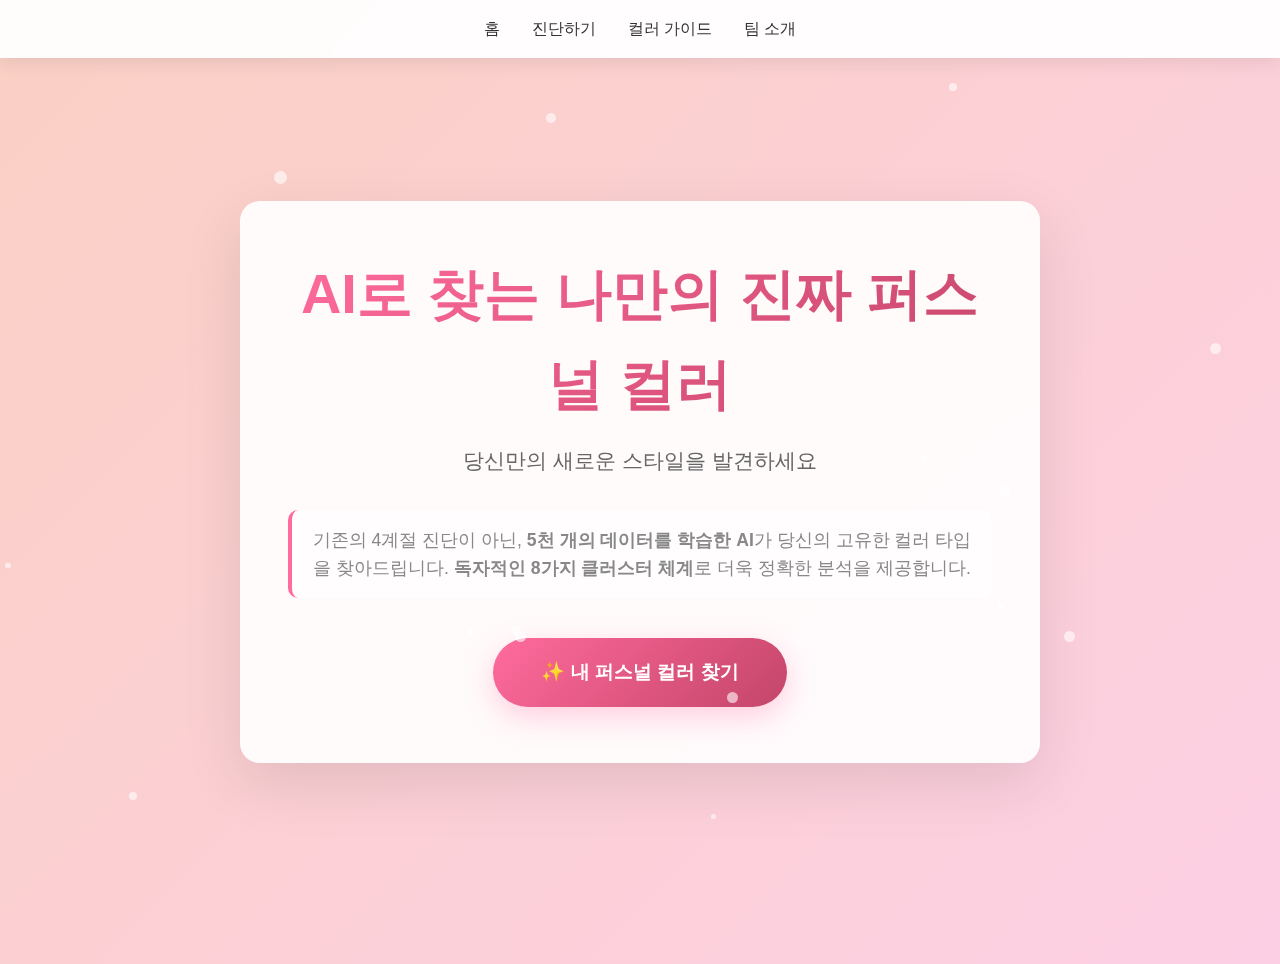
<file: beauty_advisor_webapp.html>
<!DOCTYPE html>
<html lang="ko">
<head>
    <meta charset="UTF-8">
    <meta name="viewport" content="width=device-width, initial-scale=1.0">
    <title>AI 퍼스널 컬러 어드바이저</title>
    <style>
        * {
            margin: 0;
            padding: 0;
            box-sizing: border-box;
        }

        body {
            font-family: 'Segoe UI', Tahoma, Geneva, Verdana, sans-serif;
            line-height: 1.6;
            color: #333;
            overflow-x: hidden;
        }

        /* 배경 그라데이션 애니메이션 */
        .animated-bg {
            background: linear-gradient(-45deg, #ff9a9e, #fecfef, #fecfef, #fad0c4);
            background-size: 400% 400%;
            animation: gradient 15s ease infinite;
            min-height: 100vh;
        }

        @keyframes gradient {
            0% { background-position: 0% 50%; }
            50% { background-position: 100% 50%; }
            100% { background-position: 0% 50%; }
        }

        /* 네비게이션 */
        nav {
            position: fixed;
            top: 0;
            width: 100%;
            padding: 1rem 2rem;
            background: rgba(255, 255, 255, 0.95);
            backdrop-filter: blur(10px);
            z-index: 1000;
            box-shadow: 0 2px 20px rgba(0,0,0,0.1);
        }

        nav ul {
            list-style: none;
            display: flex;
            justify-content: center;
            gap: 2rem;
        }

        nav a {
            text-decoration: none;
            color: #333;
            font-weight: 500;
            transition: color 0.3s ease;
        }

        nav a:hover {
            color: #ff6b9d;
        }

        /* 메인 컨테이너 */
        .container {
            max-width: 1200px;
            margin: 0 auto;
            padding: 0 2rem;
        }

        /* 히어로 섹션 */
        .hero {
            min-height: 100vh;
            display: flex;
            align-items: center;
            justify-content: center;
            text-align: center;
            position: relative;
        }

        .hero-content {
            background: rgba(255, 255, 255, 0.9);
            backdrop-filter: blur(20px);
            padding: 3rem;
            border-radius: 20px;
            box-shadow: 0 20px 60px rgba(0,0,0,0.1);
            max-width: 800px;
            transform: translateY(0);
            animation: fadeInUp 1s ease-out;
        }

        @keyframes fadeInUp {
            from {
                opacity: 0;
                transform: translateY(30px);
            }
            to {
                opacity: 1;
                transform: translateY(0);
            }
        }

        .hero h1 {
            font-size: 3.5rem;
            font-weight: 700;
            margin-bottom: 1rem;
            background: linear-gradient(135deg, #ff6b9d, #c44569);
            -webkit-background-clip: text;
            -webkit-text-fill-color: transparent;
            background-clip: text;
        }

        .hero .subtitle {
            font-size: 1.3rem;
            color: #666;
            margin-bottom: 2rem;
            line-height: 1.6;
        }

        .hero .description {
            font-size: 1.1rem;
            color: #888;
            margin-bottom: 2.5rem;
            padding: 1rem;
            background: rgba(255, 255, 255, 0.5);
            border-radius: 10px;
            border-left: 4px solid #ff6b9d;
        }

        /* CTA 버튼 */
        .cta-button {
            display: inline-block;
            padding: 1.2rem 3rem;
            background: linear-gradient(135deg, #ff6b9d, #c44569);
            color: white;
            text-decoration: none;
            border-radius: 50px;
            font-size: 1.2rem;
            font-weight: 600;
            transition: all 0.3s ease;
            box-shadow: 0 10px 30px rgba(255, 107, 157, 0.3);
            position: relative;
            overflow: hidden;
        }

        .cta-button:hover {
            transform: translateY(-3px);
            box-shadow: 0 15px 40px rgba(255, 107, 157, 0.4);
        }

        .cta-button:before {
            content: '';
            position: absolute;
            top: 0;
            left: -100%;
            width: 100%;
            height: 100%;
            background: linear-gradient(90deg, transparent, rgba(255,255,255,0.3), transparent);
            transition: left 0.5s;
        }

        .cta-button:hover:before {
            left: 100%;
        }

        /* 페이지 섹션들 */
        .page-section {
            display: none;
            min-height: 100vh;
            padding: 2rem 0;
        }

        .page-section.active {
            display: block;
        }

        /* 업로드 페이지 */
        .upload-section {
            max-width: 800px;
            margin: 0 auto;
            text-align: center;
            padding: 2rem;
        }

        .upload-area {
            border: 3px dashed #ff6b9d;
            border-radius: 20px;
            padding: 3rem;
            margin: 2rem 0;
            background: rgba(255, 255, 255, 0.9);
            transition: all 0.3s ease;
            cursor: pointer;
        }

        .upload-area:hover {
            border-color: #c44569;
            background: rgba(255, 255, 255, 1);
            transform: translateY(-5px);
            box-shadow: 0 15px 30px rgba(0,0,0,0.1);
        }

        .upload-icon {
            font-size: 4rem;
            color: #ff6b9d;
            margin-bottom: 1rem;
        }

        .guidelines {
            display: grid;
            grid-template-columns: repeat(auto-fit, minmax(250px, 1fr));
            gap: 1.5rem;
            margin: 2rem 0;
        }

        .guideline-item {
            background: rgba(255, 255, 255, 0.9);
            padding: 1.5rem;
            border-radius: 15px;
            box-shadow: 0 5px 15px rgba(0,0,0,0.1);
            transition: transform 0.3s ease;
        }

        .guideline-item:hover {
            transform: translateY(-5px);
        }

        .guideline-icon {
            font-size: 2rem;
            margin-bottom: 1rem;
        }

        /* 로딩 페이지 */
        .loading-section {
            text-align: center;
            display: flex;
            flex-direction: column;
            justify-content: center;
            align-items: center;
            min-height: 100vh;
        }

        .loading-spinner {
            width: 100px;
            height: 100px;
            border: 8px solid rgba(255, 107, 157, 0.1);
            border-top: 8px solid #ff6b9d;
            border-radius: 50%;
            animation: spin 1s linear infinite;
            margin-bottom: 2rem;
        }

        @keyframes spin {
            0% { transform: rotate(0deg); }
            100% { transform: rotate(360deg); }
        }

        .loading-steps {
            background: rgba(255, 255, 255, 0.9);
            padding: 2rem;
            border-radius: 15px;
            margin: 2rem 0;
            max-width: 500px;
        }

        .loading-step {
            padding: 0.5rem 0;
            opacity: 0.3;
            transition: opacity 0.5s ease;
        }

        .loading-step.active {
            opacity: 1;
            color: #ff6b9d;
            font-weight: 600;
        }

        /* 결과 페이지 */
        .result-section {
            max-width: 1000px;
            margin: 0 auto;
            padding: 2rem;
        }

        .result-header {
            text-align: center;
            margin-bottom: 3rem;
            background: rgba(255, 255, 255, 0.9);
            padding: 2rem;
            border-radius: 20px;
        }

        .result-grid {
            display: grid;
            grid-template-columns: 1fr 1fr;
            gap: 2rem;
            margin-bottom: 3rem;
        }

        .photo-container, .result-info {
            background: rgba(255, 255, 255, 0.9);
            padding: 2rem;
            border-radius: 15px;
            box-shadow: 0 10px 30px rgba(0,0,0,0.1);
        }

        .color-palette {
            display: flex;
            gap: 1rem;
            margin: 1rem 0;
            justify-content: center;
        }

        .color-swatch {
            width: 50px;
            height: 50px;
            border-radius: 50%;
            box-shadow: 0 5px 15px rgba(0,0,0,0.2);
            transition: transform 0.3s ease;
            cursor: pointer;
        }

        .color-swatch:hover {
            transform: scale(1.1);
        }

        .virtual-styling {
            background: rgba(255, 255, 255, 0.9);
            padding: 2rem;
            border-radius: 15px;
            margin: 2rem 0;
        }

        .styling-tabs {
            display: flex;
            gap: 1rem;
            margin-bottom: 2rem;
            justify-content: center;
        }

        .tab-button {
            padding: 0.8rem 1.5rem;
            background: rgba(255, 107, 157, 0.1);
            border: none;
            border-radius: 25px;
            cursor: pointer;
            transition: all 0.3s ease;
            font-weight: 500;
        }

        .tab-button.active {
            background: #ff6b9d;
            color: white;
        }

        /* 웹캠 모달 스타일 */
        .modal {
            display: none; /* Hidden by default */
            position: fixed; /* Stay in place */
            z-index: 2000; /* Sit on top */
            left: 0;
            top: 0;
            width: 100%; /* Full width */
            height: 100%; /* Full height */
            overflow: auto; /* Enable scroll if needed */
            background-color: rgba(0,0,0,0.6); /* Black w/ opacity */
        }

        .modal-content {
            background-color: #fefefe;
            margin: 10% auto;
            padding: 20px;
            border: 1px solid #888;
            width: 80%;
            max-width: 600px;
            border-radius: 15px;
            text-align: center;
            position: relative;
            animation: zoomIn 0.3s;
        }

        @keyframes zoomIn {
            from { transform: scale(0.5); opacity: 0; }
            to { transform: scale(1); opacity: 1; }
        }

        .close-button {
            position: absolute;
            top: 10px;
            right: 25px;
            color: #aaa;
            font-size: 32px;
            font-weight: bold;
            cursor: pointer;
        }

        .close-button:hover,
        .close-button:focus {
            color: black;
            text-decoration: none;
        }

        /* 반응형 디자인 */
        @media (max-width: 768px) {
            .hero h1 {
                font-size: 2.5rem;
            }
            
            .hero-content {
                padding: 2rem;
                margin: 1rem;
            }
            
            .result-grid {
                grid-template-columns: 1fr;
            }
            
            nav ul {
                gap: 1rem;
            }
            
            .guidelines {
                grid-template-columns: 1fr;
            }
        }

        /* 플로팅 파티클 효과 */
        .particle {
            position: absolute;
            background: rgba(255, 255, 255, 0.6);
            border-radius: 50%;
            pointer-events: none;
            animation: float 6s ease-in-out infinite;
        }

        @keyframes float {
            0%, 100% { transform: translateY(0px) rotate(0deg); }
            50% { transform: translateY(-20px) rotate(180deg); }
        }
    </style>
</head>
<body>
    <div class="animated-bg">
        <!-- 네비게이션 -->
        <nav>
            <ul>
                <li><a href="#" onclick="showPage('home')">홈</a></li>
                <li><a href="#" onclick="showPage('upload')">진단하기</a></li>
                <li><a href="#" onclick="showPage('guide')">컬러 가이드</a></li>
                <li><a href="#" onclick="showPage('about')">팀 소개</a></li>
            </ul>
        </nav>

        <!-- 메인 랜딩 페이지 -->
        <div id="home" class="page-section active">
            <div class="hero">
                <div class="hero-content">
                    <h1>AI로 찾는 나만의 진짜 퍼스널 컬러</h1>
                    <p class="subtitle">당신만의 새로운 스타일을 발견하세요</p>
                    <div class="description">
                        기존의 4계절 진단이 아닌, <strong>5천 개의 데이터를 학습한 AI</strong>가 
                        당신의 고유한 컬러 타입을 찾아드립니다. 
                        <strong>독자적인 8가지 클러스터 체계</strong>로 더욱 정확한 분석을 제공합니다.
                    </div>
                    <a href="#" class="cta-button" onclick="showPage('upload')">
                        ✨ 내 퍼스널 컬러 찾기
                    </a>
                </div>
            </div>
        </div>

        <!-- 사진 업로드 페이지 -->
        <div id="upload" class="page-section">
            <div class="container">
                <div class="upload-section">
                    <h2 style="font-size: 2.5rem; margin-bottom: 1rem; color: #333;">📸 사진 업로드</h2>
                    <p style="font-size: 1.2rem; color: #666; margin-bottom: 2rem;">정확한 진단을 위해 좋은 품질의 사진을 업로드해주세요</p>
                    
                    <div style="display: flex; gap: 1rem; justify-content: center; flex-wrap: wrap;">
                        <div class="upload-area" style="flex: 1; min-width: 250px;" onclick="document.getElementById('fileInput').click()">
                            <div class="upload-icon">📁</div>
                            <h4>파일에서 선택</h4>
                            <p style="font-size: 0.9rem;">클릭하거나 파일을 드래그</p>
                            <input type="file" id="fileInput" accept="image/*" style="display: none;" onchange="handleFileSelect(event)">
                        </div>
                        <div class="upload-area" style="flex: 1; min-width: 250px;" onclick="openWebcam()">
                            <div class="upload-icon">📸</div>
                            <h4>카메라로 촬영</h4>
                            <p style="font-size: 0.9rem;">실시간으로 사진 찍기</p>
                        </div>
                    </div>

                    <div id="uploadPreview" style="margin-top: 2rem;"></div>

                    <div class="guidelines">
                        <div class="guideline-item">
                            <div class="guideline-icon">👤</div>
                            <h4>정면을 바라본 얼굴</h4>
                            <p>얼굴이 정면을 향하고 있는 사진을 사용해주세요</p>
                        </div>
                        <div class="guideline-item">
                            <div class="guideline-icon">☀️</div>
                            <h4>자연광 촬영</h4>
                            <p>그림자 없는 자연광 아래에서 촬영된 사진이 좋습니다</p>
                        </div>
                        <div class="guideline-item">
                            <div class="guideline-icon">💄</div>
                            <h4>과도한 메이크업 금지</h4>
                            <p>자연스러운 피부색이 보이는 사진을 권장합니다</p>
                        </div>
                        <div class="guideline-item">
                            <div class="guideline-icon">👓</div>
                            <h4>안경과 모자 제거</h4>
                            <p>얼굴과 피부색이 잘 보이도록 해주세요</p>
                        </div>
                    </div>

                    <button id="analyzeBtn" class="cta-button" style="display: none;" onclick="startAnalysis()">
                        🔍 분석하기
                    </button>
                </div>
            </div>
        </div>

        <!-- 분석 중 로딩 페이지 -->
        <div id="loading" class="page-section">
            <div class="loading-section">
                <div class="loading-spinner"></div>
                <h2 style="color: #333; margin-bottom: 1rem;">AI가 당신의 퍼스널 컬러를 분석하고 있습니다</h2>
                
                <div class="loading-steps">
                    <div class="loading-step" id="step1">📊 얼굴 영역을 찾고 있어요...</div>
                    <div class="loading-step" id="step2">🎨 피부톤을 정밀하게 분석 중입니다...</div>
                    <div class="loading-step" id="step3">🌈 나만의 컬러 팔레트를 생성하고 있어요...</div>
                    <div class="loading-step" id="step4">✨ 맞춤형 스타일링 가이드를 준비하고 있어요...</div>
                </div>

                <div style="background: rgba(255, 255, 255, 0.9); padding: 1.5rem; border-radius: 10px; margin-top: 2rem; max-width: 400px;">
                    <p style="color: #666; font-style: italic;">💡 알고 계셨나요?</p>
                    <p style="margin-top: 0.5rem;">사람의 피부에는 수만 가지의 색이 있답니다. AI가 이 모든 것을 종합적으로 분석해드려요!</p>
                </div>
            </div>
        </div>

        <!-- 분석 결과 페이지 -->
        <div id="result" class="page-section">
            <div class="result-section">
                <div class="result-header">
                    <h2 style="font-size: 2.5rem; margin-bottom: 1rem; color: #333;">🎉 분석 결과</h2>
                    <p style="font-size: 1.2rem; color: #666;">당신만의 특별한 퍼스널 컬러를 발견했습니다!</p>
                </div>

                <div class="result-grid">
                    <div class="photo-container">
                        <h3>업로드한 사진</h3>
                        <div id="uploadedPhoto" style="width: 100%; height: 300px; background: #f0f0f0; border-radius: 10px; display: flex; align-items: center; justify-content: center; color: #999;">
                            사진이 여기에 표시됩니다
                        </div>
                    </div>
                    <div class="result-info">
                        <h3>당신의 타입은</h3>
                        <h2 style="color: #ff6b9d; font-size: 2rem; margin: 1rem 0;"></h2>
                        <p></p>
                        <div class="color-palette">
                        </div>
                    </div>
                </div>

                <div class="virtual-styling">
                    <h3 style="text-align: center; margin-bottom: 2rem;">가상 스타일링 체험</h3>
                    <div class="styling-tabs">
                        <button class="tab-button active" onclick="switchTab('hair')">헤어 컬러</button>
                        <button class="tab-button" onclick="switchTab('lip')">립 컬러</button>
                        <button class="tab-button" onclick="switchTab('lens')">렌즈 컬러</button>
                    </div>
                    
                    <div id="hairColors" class="color-options">
                        <div class="color-palette">
                            <div class="color-swatch" style="background: #8B4513;" onclick="applyColor('hair', '#8B4513')"></div>
                            <div class="color-swatch" style="background: #D2691E;" onclick="applyColor('hair', '#D2691E')"></div>
                            <div class="color-swatch" style="background: #CD853F;" onclick="applyColor('hair', '#CD853F')"></div>
                            <div class="color-swatch" style="background: #F4A460;" onclick="applyColor('hair', '#F4A460')"></div>
                            <div class="color-swatch" style="background: #DEB887;" onclick="applyColor('hair', '#DEB887')"></div>
                        </div>
                    </div>
                </div>

                <div style="text-align: center; margin-top: 3rem;">
                    <button class="cta-button" onclick="saveResult()">📄 결과 저장하기</button>
                    <button class="cta-button" onclick="shareResult()" style="margin-left: 1rem;">📱 공유하기</button>
                </div>
            </div>
        </div>
    </div>

    <!-- 웹캠 촬영 모달 -->
    <div id="webcamModal" class="modal">
        <div class="modal-content">
            <span class="close-button" onclick="closeWebcam()">&times;</span>
            <h3 style="margin-bottom: 1rem;">카메라 촬영</h3>
            <video id="webcamVideo" autoplay style="width: 100%; max-width: 500px; border-radius: 10px;"></video>
            <br>
            <button onclick="takeSnapshot()" class="cta-button" style="margin-top: 1rem;">찰칵! 촬영하기</button>
        </div>
    </div>

    <script>
        // Global variable to hold the file for analysis
        let fileForAnalysis = null;

        // 페이지 전환 함수
        function showPage(pageId) {
            const pages = document.querySelectorAll('.page-section');
            pages.forEach(page => page.classList.remove('active'));
            document.getElementById(pageId).classList.add('active');
            // Stop webcam if user navigates away from upload page
            if (pageId !== 'upload') {
                closeWebcam();
            }
        }

        // 파일 선택 처리
        function handleFileSelect(event) {
            const file = event.target.files[0];
            if (file) {
                displayAndSetFile(file);
            }
        }

        // 공통 함수: 파일 받아서 화면에 표시하고 분석용으로 설정
        function displayAndSetFile(file) {
            fileForAnalysis = file;
            const reader = new FileReader();
            reader.onload = function(e) {
                const previewContainer = document.getElementById('uploadPreview');
                previewContainer.innerHTML = `<img src="${e.target.result}" style="max-width: 100%; max-height: 200px; border-radius: 10px; margin-top: 1rem;">`;
                
                // 결과 페이지의 사진 컨테이너도 미리 업데이트
                document.getElementById('uploadedPhoto').innerHTML = `<img src="${e.target.result}" style="width: 100%; height: 100%; object-fit: cover; border-radius: 10px;">`;
            };
            reader.readAsDataURL(file);
            document.getElementById('analyzeBtn').style.display = 'inline-block';
        }

        // 분석 시작
        async function startAnalysis() {
            if (!fileForAnalysis) {
                alert("먼저 사진을 선택하거나 촬영해주세요.");
                return;
            }

            showPage('loading');
            
            // 로딩 애니메이션 단계 활성화
            const steps = ['step1', 'step2', 'step3', 'step4'];
            let currentStep = 0;
            const progressInterval = setInterval(() => {
                if (currentStep < steps.length) {
                    document.getElementById(steps[currentStep]).classList.add('active');
                    currentStep++;
                } else {
                    clearInterval(progressInterval);
                }
            }, 1000);

            // 백엔드 통신
            const formData = new FormData();
            formData.append('file', fileForAnalysis);

            try {
                const response = await fetch('/analyze', {
                    method: 'POST',
                    body: formData
                });

                if (!response.ok) {
                    throw new Error(`HTTP error! status: ${response.status}`);
                }

                const data = await response.json();
                
                // 백엔드에서 받은 데이터로 결과 페이지 업데이트
                document.querySelector('#result .result-info h2').textContent = `${data.personal_color_type} ✨`;
                document.querySelector('#result .result-info p').textContent = data.type_description;
                
                const paletteContainer = document.querySelector('#result .color-palette');
                paletteContainer.innerHTML = ''; // 기존 스와치 제거
                data.palette.forEach(color => {
                    const swatch = document.createElement('div');
                    swatch.className = 'color-swatch';
                    swatch.style.background = color;
                    paletteContainer.appendChild(swatch);
                });

                // 최종 업로드된 이미지 URL로 결과 페이지 사진 업데이트
                document.getElementById('uploadedPhoto').innerHTML = `<img src="${data.uploaded_image_url}" style="width: 100%; height: 100%; object-fit: cover; border-radius: 10px;">`;

                clearInterval(progressInterval);
                showPage('result');

            } catch (error) {
                console.error('Analysis failed:', error);
                alert('분석에 실패했습니다. 다시 시도해주세요.');
                clearInterval(progressInterval);
                showPage('upload'); // 오류 발생 시 업로드 페이지로 복귀
            }
        }
        
        // --- 웹캠 기능 ---
        const modal = document.getElementById('webcamModal');
        const video = document.getElementById('webcamVideo');
        let stream = null;

        async function openWebcam() {
            try {
                stream = await navigator.mediaDevices.getUserMedia({ video: true });
                video.srcObject = stream;
                modal.style.display = 'block';
            } catch (err) {
                console.error("Error accessing webcam: ", err);
                alert("카메라에 접근할 수 없습니다. 브라우저 설정을 확인해주세요.");
            }
        }

        function closeWebcam() {
            if (stream) {
                stream.getTracks().forEach(track => track.stop());
            }
            modal.style.display = 'none';
        }

        function takeSnapshot() {
            const canvas = document.createElement('canvas');
            canvas.width = video.videoWidth;
            canvas.height = video.videoHeight;
            const context = canvas.getContext('2d');
            context.drawImage(video, 0, 0, canvas.width, canvas.height);
            
            closeWebcam();

            canvas.toBlob(function(blob) {
                const timestamp = new Date().getTime();
                const snapshotFile = new File([blob], `snapshot_${timestamp}.jpg`, { type: 'image/jpeg' });
                displayAndSetFile(snapshotFile);
            }, 'image/jpeg');
        }

        // --- 기타 유틸리티 함수 ---

        // 탭 전환
        function switchTab(tabName) {
            const buttons = document.querySelectorAll('.tab-button');
            buttons.forEach(btn => btn.classList.remove('active'));
            event.target.classList.add('active');
            // 여기에 각 탭에 맞는 컬러 옵션을 보여주는 로직 추가
        }

        // 색상 적용 (시뮬레이션)
        function applyColor(type, color) {
            console.log(`Applying ${color} to ${type}`);
            alert(`${type}에 ${color} 색상을 적용합니다. (실제 구현에서는 가상 스타일링 이미지를 보여줍니다)`);
        }

        // 결과 저장 (시뮬레이션)
        function saveResult() {
            alert('결과가 저장되었습니다! (실제 구현에서는 PDF 다운로드 등)');
        }

        // 결과 공유 (시뮬레이션)
        function shareResult() {
            alert('소셜 미디어 공유 기능 (실제 구현에서는 카카오톡, 인스타그램 등)');
        }

        // 드래그 앤 드롭 지원
        const uploadAreaContainer = document.querySelector('.upload-section');
        
        uploadAreaContainer.addEventListener('dragover', (e) => {
            e.preventDefault();
            e.stopPropagation();
        });

        uploadAreaContainer.addEventListener('dragleave', (e) => {
            e.preventDefault();
            e.stopPropagation();
        });

        uploadAreaContainer.addEventListener('drop', (e) => {
            e.preventDefault();
            e.stopPropagation();
            const files = e.dataTransfer.files;
            if (files.length > 0) {
                displayAndSetFile(files[0]);
            }
        });

        // 파티클 효과 생성
        function createParticles() {
            const container = document.querySelector('.animated-bg');
            for (let i = 0; i < 20; i++) {
                const particle = document.createElement('div');
                particle.className = 'particle';
                particle.style.left = Math.random() * 100 + '%';
                particle.style.top = Math.random() * 100 + '%';
                particle.style.width = Math.random() * 10 + 5 + 'px';
                particle.style.height = particle.style.width;
                particle.style.animationDelay = Math.random() * 6 + 's';
                particle.style.animationDuration = (Math.random() * 3 + 3) + 's';
                container.appendChild(particle);
            }
        }

        window.addEventListener('load', createParticles);
    </script>
</body>
</html>
</file>
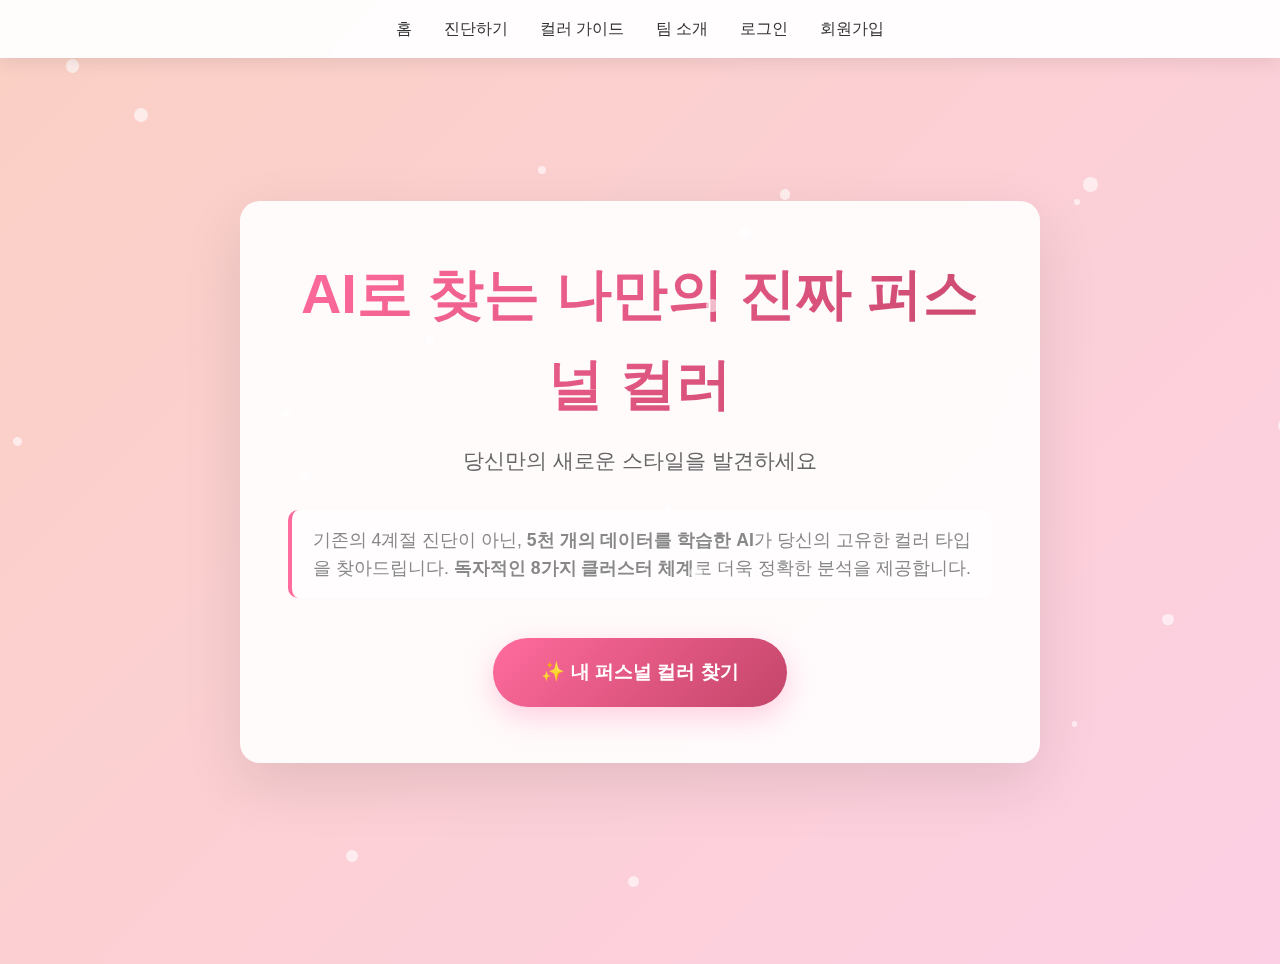
<file: updated beauty_advisor_webapp.html>
<!DOCTYPE html>
<html lang="ko">
<head>
    <meta charset="UTF-8">
    <meta name="viewport" content="width=device-width, initial-scale=1.0">
    <title>AI 퍼스널 컬러 어드바이저</title>
    <style>
        * {
            margin: 0;
            padding: 0;
            box-sizing: border-box;
        }

        body {
            font-family: 'Segoe UI', Tahoma, Geneva, Verdana, sans-serif;
            line-height: 1.6;
            color: #333;
            overflow-x: hidden;
        }

        /* 배경 그라데이션 애니메이션 */
        .animated-bg {
            background: linear-gradient(-45deg, #ff9a9e, #fecfef, #fecfef, #fad0c4);
            background-size: 400% 400%;
            animation: gradient 15s ease infinite;
            min-height: 100vh;
        }

        @keyframes gradient {
            0% { background-position: 0% 50%; }
            50% { background-position: 100% 50%; }
            100% { background-position: 0% 50%; }
        }

        /* 네비게이션 */
        nav {
            position: fixed;
            top: 0;
            width: 100%;
            padding: 1rem 2rem;
            background: rgba(255, 255, 255, 0.95);
            backdrop-filter: blur(10px);
            z-index: 1000;
            box-shadow: 0 2px 20px rgba(0,0,0,0.1);
        }

        nav ul {
            list-style: none;
            display: flex;
            justify-content: center;
            gap: 2rem;
        }

        nav a {
            text-decoration: none;
            color: #333;
            font-weight: 500;
            transition: color 0.3s ease;
        }

        nav a:hover {
            color: #ff6b9d;
        }

        /* 메인 컨테이너 */
        .container {
            max-width: 1200px;
            margin: 0 auto;
            padding: 0 2rem;
        }

        /* 히어로 섹션 */
        .hero {
            min-height: 100vh;
            display: flex;
            align-items: center;
            justify-content: center;
            text-align: center;
            position: relative;
        }

        .hero-content {
            background: rgba(255, 255, 255, 0.9);
            backdrop-filter: blur(20px);
            padding: 3rem;
            border-radius: 20px;
            box-shadow: 0 20px 60px rgba(0,0,0,0.1);
            max-width: 800px;
            transform: translateY(0);
            animation: fadeInUp 1s ease-out;
        }

        @keyframes fadeInUp {
            from {
                opacity: 0;
                transform: translateY(30px);
            }
            to {
                opacity: 1;
                transform: translateY(0);
            }
        }

        .hero h1 {
            font-size: 3.5rem;
            font-weight: 700;
            margin-bottom: 1rem;
            background: linear-gradient(135deg, #ff6b9d, #c44569);
            -webkit-background-clip: text;
            -webkit-text-fill-color: transparent;
            background-clip: text;
        }

        .hero .subtitle {
            font-size: 1.3rem;
            color: #666;
            margin-bottom: 2rem;
            line-height: 1.6;
        }

        .hero .description {
            font-size: 1.1rem;
            color: #888;
            margin-bottom: 2.5rem;
            padding: 1rem;
            background: rgba(255, 255, 255, 0.5);
            border-radius: 10px;
            border-left: 4px solid #ff6b9d;
        }

        /* CTA 버튼 */
        .cta-button {
            display: inline-block;
            padding: 1.2rem 3rem;
            background: linear-gradient(135deg, #ff6b9d, #c44569);
            color: white;
            text-decoration: none;
            border-radius: 50px;
            font-size: 1.2rem;
            font-weight: 600;
            transition: all 0.3s ease;
            box-shadow: 0 10px 30px rgba(255, 107, 157, 0.3);
            position: relative;
            overflow: hidden;
        }

        .cta-button:hover {
            transform: translateY(-3px);
            box-shadow: 0 15px 40px rgba(255, 107, 157, 0.4);
        }

        .cta-button:before {
            content: '';
            position: absolute;
            top: 0;
            left: -100%;
            width: 100%;
            height: 100%;
            background: linear-gradient(90deg, transparent, rgba(255,255,255,0.3), transparent);
            transition: left 0.5s;
        }

        .cta-button:hover:before {
            left: 100%;
        }

        /* 페이지 섹션들 */
        .page-section {
            display: none;
            min-height: 100vh;
            padding: 2rem 0;
        }

        .page-section.active {
            display: block;
        }

        /* 업로드 페이지 */
        .upload-section {
            max-width: 800px;
            margin: 0 auto;
            text-align: center;
            padding: 2rem;
        }

        .upload-area {
            border: 3px dashed #ff6b9d;
            border-radius: 20px;
            padding: 3rem;
            margin: 2rem 0;
            background: rgba(255, 255, 255, 0.9);
            transition: all 0.3s ease;
            cursor: pointer;
        }

        .upload-area:hover {
            border-color: #c44569;
            background: rgba(255, 255, 255, 1);
            transform: translateY(-5px);
            box-shadow: 0 15px 30px rgba(0,0,0,0.1);
        }

        .upload-icon {
            font-size: 4rem;
            color: #ff6b9d;
            margin-bottom: 1rem;
        }

        .guidelines {
            display: grid;
            grid-template-columns: repeat(auto-fit, minmax(250px, 1fr));
            gap: 1.5rem;
            margin: 2rem 0;
        }

        .guideline-item {
            background: rgba(255, 255, 255, 0.9);
            padding: 1.5rem;
            border-radius: 15px;
            box-shadow: 0 5px 15px rgba(0,0,0,0.1);
            transition: transform 0.3s ease;
        }

        .guideline-item:hover {
            transform: translateY(-5px);
        }

        .guideline-icon {
            font-size: 2rem;
            margin-bottom: 1rem;
        }

        /* 로딩 페이지 */
        .loading-section {
            text-align: center;
            display: flex;
            flex-direction: column;
            justify-content: center;
            align-items: center;
            min-height: 100vh;
        }

        .loading-spinner {
            width: 100px;
            height: 100px;
            border: 8px solid rgba(255, 107, 157, 0.1);
            border-top: 8px solid #ff6b9d;
            border-radius: 50%;
            animation: spin 1s linear infinite;
            margin-bottom: 2rem;
        }

        @keyframes spin {
            0% { transform: rotate(0deg); }
            100% { transform: rotate(360deg); }
        }

        .loading-steps {
            background: rgba(255, 255, 255, 0.9);
            padding: 2rem;
            border-radius: 15px;
            margin: 2rem 0;
            max-width: 500px;
        }

        .loading-step {
            padding: 0.5rem 0;
            opacity: 0.3;
            transition: opacity 0.5s ease;
        }

        .loading-step.active {
            opacity: 1;
            color: #ff6b9d;
            font-weight: 600;
        }

        /* 결과 페이지 */
        .result-section {
            max-width: 1000px;
            margin: 0 auto;
            padding: 2rem;
        }

        .result-header {
            text-align: center;
            margin-bottom: 3rem;
            background: rgba(255, 255, 255, 0.9);
            padding: 2rem;
            border-radius: 20px;
        }

        .result-grid {
            display: grid;
            grid-template-columns: 1fr 1fr;
            gap: 2rem;
            margin-bottom: 3rem;
        }

        .photo-container, .result-info {
            background: rgba(255, 255, 255, 0.9);
            padding: 2rem;
            border-radius: 15px;
            box-shadow: 0 10px 30px rgba(0,0,0,0.1);
        }

        .color-palette {
            display: flex;
            gap: 1rem;
            margin: 1rem 0;
            justify-content: center;
        }

        .color-swatch {
            width: 50px;
            height: 50px;
            border-radius: 50%;
            box-shadow: 0 5px 15px rgba(0,0,0,0.2);
            transition: transform 0.3s ease;
            cursor: pointer;
        }

        .color-swatch:hover {
            transform: scale(1.1);
        }

        .virtual-styling {
            background: rgba(255, 255, 255, 0.9);
            padding: 2rem;
            border-radius: 15px;
            margin: 2rem 0;
        }

        .styling-tabs {
            display: flex;
            gap: 1rem;
            margin-bottom: 2rem;
            justify-content: center;
        }

        .tab-button {
            padding: 0.8rem 1.5rem;
            background: rgba(255, 107, 157, 0.1);
            border: none;
            border-radius: 25px;
            cursor: pointer;
            transition: all 0.3s ease;
            font-weight: 500;
        }

        .tab-button.active {
            background: #ff6b9d;
            color: white;
        }

        /* 웹캠 모달 스타일 */
        .modal {
            display: none; /* Hidden by default */
            position: fixed; /* Stay in place */
            z-index: 2000; /* Sit on top */
            left: 0;
            top: 0;
            width: 100%; /* Full width */
            height: 100%; /* Full height */
            overflow: auto; /* Enable scroll if needed */
            background-color: rgba(0,0,0,0.6); /* Black w/ opacity */
        }

        .modal-content {
            background-color: #fefefe;
            margin: 10% auto;
            padding: 20px;
            border: 1px solid #888;
            width: 80%;
            max-width: 600px;
            border-radius: 15px;
            text-align: center;
            position: relative;
            animation: zoomIn 0.3s;
        }

        @keyframes zoomIn {
            from { transform: scale(0.5); opacity: 0; }
            to { transform: scale(1); opacity: 1; }
        }

        .close-button {
            position: absolute;
            top: 10px;
            right: 25px;
            color: #aaa;
            font-size: 32px;
            font-weight: bold;
            cursor: pointer;
        }

        .close-button:hover,
        .close-button:focus {
            color: black;
            text-decoration: none;
        }

        /* 반응형 디자인 */
        @media (max-width: 768px) {
            .hero h1 {
                font-size: 2.5rem;
            }
            
            .hero-content {
                padding: 2rem;
                margin: 1rem;
            }
            
            .result-grid {
                grid-template-columns: 1fr;
            }
            
            nav ul {
                gap: 1rem;
            }
            
            .guidelines {
                grid-template-columns: 1fr;
            }
        }

        /* 플로팅 파티클 효과 */
        .particle {
            position: absolute;
            background: rgba(255, 255, 255, 0.6);
            border-radius: 50%;
            pointer-events: none;
            animation: float 6s ease-in-out infinite;
        }

        @keyframes float {
            0%, 100% { transform: translateY(0px) rotate(0deg); }
            50% { transform: translateY(-20px) rotate(180deg); }
        }
    </style>
</head>
<body>
    <div class="animated-bg">
        <!-- 네비게이션 -->
        <nav>
            <ul>
                <li><a href="#" onclick="showPage('home')">홈</a></li>
                <li><a href="#" onclick="showPage('upload')">진단하기</a></li>
                <li><a href="#" onclick="showPage('guide')">컬러 가이드</a></li>
                <li><a href="#" onclick="showPage('about')">팀 소개</a></li>
                <li><a href="#" onclick="showLoginModal()">로그인</a></li>
                <li><a href="#" onclick="showSignupModal()">회원가입</a></li>
            </ul>
        </nav>
        <!-- 로그인 모달 -->
        <div id="loginModal" class="modal">
            <div class="modal-content">
                <span class="close-button" onclick="closeLoginModal()">&times;</span>
                <h3>로그인</h3>
                <br>
                <input type="text" placeholder="아이디" style="margin-bottom:1rem; width:80%; padding:0.5rem;">
                <input type="password" placeholder="비밀번호" style="margin-bottom:1rem; width:80%; padding:0.5rem;">
                <button class="cta-button" style="width:80%;" onclick="loginUser()">로그인</button>
            </div>
        </div>
        <!-- 회원가입 모달 -->
        <div id="signupModal" class="modal">
            <div class="modal-content">
                <span class="close-button" onclick="closeSignupModal()">&times;</span>
                <h3>회원가입</h3>
                <br>
                <input type="text" placeholder="아이디" style="margin-bottom:1rem; width:80%; padding:0.5rem;">
                <input type="password" placeholder="비밀번호" style="margin-bottom:1rem; width:80%; padding:0.5rem;">
                <input type="email" placeholder="이메일" style="margin-bottom:1rem; width:80%; padding:0.5rem;">
                <div style="margin-bottom:1rem; width:80%; text-align:left; margin:auto;">
                    <span style="margin-right:1rem;">성별:</span>
                    <label>
                        <input type="radio" name="sex" value="male" style="margin-right:0.5rem;"> 남성
                    </label>
                    <label style="margin-left:1rem;">
                        <input type="radio" name="sex" value="female" style="margin-right:0.5rem;"> 여성
                    </label>
                </div>
                <br>
                <button class="cta-button" style="width:80%;" onclick="signupUser()">회원가입</button>
            </div>
        </div>

        <div id="profileModal" class="modal">
        <div class="modal-content">
            <span class="close-button" onclick="closeProfile()">&times;</span>
            <h3>👤 사용자 정보</h3>
            <div id="profileContent" style="margin-top: 1rem;"></div>
        </div>
        </div>

        <!-- 메인 랜딩 페이지 -->
        <div id="home" class="page-section active">
            <div class="hero">
                <div class="hero-content">
                    <h1>AI로 찾는 나만의 진짜 퍼스널 컬러</h1>
                    <p class="subtitle">당신만의 새로운 스타일을 발견하세요</p>
                    <div class="description">
                        기존의 4계절 진단이 아닌, <strong>5천 개의 데이터를 학습한 AI</strong>가 
                        당신의 고유한 컬러 타입을 찾아드립니다. 
                        <strong>독자적인 8가지 클러스터 체계</strong>로 더욱 정확한 분석을 제공합니다.
                    </div>
                    <a href="#" class="cta-button" onclick="showPage('upload')">
                        ✨ 내 퍼스널 컬러 찾기
                    </a>
                </div>
            </div>
        </div>

        <!-- 사진 업로드 페이지 -->
        <div id="upload" class="page-section">
            <div class="container">
                <div class="upload-section">
                    <h2 style="font-size: 2.5rem; margin-bottom: 1rem; color: #333;">📸 사진 업로드</h2>
                    <p style="font-size: 1.2rem; color: #666; margin-bottom: 2rem;">정확한 진단을 위해 좋은 품질의 사진을 업로드해주세요</p>
                    
                    <div style="display: flex; gap: 1rem; justify-content: center; flex-wrap: wrap;">
                        <div class="upload-area" style="flex: 1; min-width: 250px;" onclick="document.getElementById('fileInput').click()">
                            <div class="upload-icon">📁</div>
                            <h4>파일에서 선택</h4>
                            <p style="font-size: 0.9rem;">클릭하거나 파일을 드래그</p>
                            <input type="file" id="fileInput" accept="image/*" style="display: none;" onchange="handleFileSelect(event)">
                        </div>
                        <div class="upload-area" style="flex: 1; min-width: 250px;" onclick="openWebcam()">
                            <div class="upload-icon">📸</div>
                            <h4>카메라로 촬영</h4>
                            <p style="font-size: 0.9rem;">실시간으로 사진 찍기</p>
                        </div>
                    </div>

                    <div id="uploadPreview" style="margin-top: 2rem;"></div>

                    <div class="guidelines">
                        <div class="guideline-item">
                            <div class="guideline-icon">👤</div>
                            <h4>정면을 바라본 얼굴</h4>
                            <p>얼굴이 정면을 향하고 있는 사진을 사용해주세요</p>
                        </div>
                        <div class="guideline-item">
                            <div class="guideline-icon">☀️</div>
                            <h4>자연광 촬영</h4>
                            <p>그림자 없는 자연광 아래에서 촬영된 사진이 좋습니다</p>
                        </div>
                        <div class="guideline-item">
                            <div class="guideline-icon">💄</div>
                            <h4>과도한 메이크업 금지</h4>
                            <p>자연스러운 피부색이 보이는 사진을 권장합니다</p>
                        </div>
                        <div class="guideline-item">
                            <div class="guideline-icon">👓</div>
                            <h4>안경과 모자 제거</h4>
                            <p>얼굴과 피부색이 잘 보이도록 해주세요</p>
                        </div>
                    </div>

                    <button id="analyzeBtn" class="cta-button" style="display: none;" onclick="startAnalysis()">
                        🔍 분석하기
                    </button>
                </div>
            </div>
        </div>

        <!-- 분석 중 로딩 페이지 -->
        <div id="loading" class="page-section">
            <div class="loading-section">
                <div class="loading-spinner"></div>
                <h2 style="color: #333; margin-bottom: 1rem;">AI가 당신의 퍼스널 컬러를 분석하고 있습니다</h2>
                
                <div class="loading-steps">
                    <div class="loading-step" id="step1">📊 얼굴 영역을 찾고 있어요...</div>
                    <div class="loading-step" id="step2">🎨 피부톤을 정밀하게 분석 중입니다...</div>
                    <div class="loading-step" id="step3">🌈 나만의 컬러 팔레트를 생성하고 있어요...</div>
                    <div class="loading-step" id="step4">✨ 맞춤형 스타일링 가이드를 준비하고 있어요...</div>
                </div>

                <div style="background: rgba(255, 255, 255, 0.9); padding: 1.5rem; border-radius: 10px; margin-top: 2rem; max-width: 400px;">
                    <p style="color: #666; font-style: italic;">💡 알고 계셨나요?</p>
                    <p style="margin-top: 0.5rem;">사람의 피부에는 수만 가지의 색이 있답니다. AI가 이 모든 것을 종합적으로 분석해드려요!</p>
                </div>
            </div>
        </div>

        <!-- 분석 결과 페이지 -->
        <div id="result" class="page-section">
            <div class="result-section">
                <div class="result-header">
                    <h2 style="font-size: 2.5rem; margin-bottom: 1rem; color: #333;">🎉 분석 결과</h2>
                    <p style="font-size: 1.2rem; color: #666;">당신만의 특별한 퍼스널 컬러를 발견했습니다!</p>
                </div>

                <div class="result-grid">
                    <div class="photo-container">
                        <h3>업로드한 사진</h3>
                        <div id="uploadedPhoto" style="width: 100%; height: 300px; background: #f0f0f0; border-radius: 10px; display: flex; align-items: center; justify-content: center; color: #999;">
                            사진이 여기에 표시됩니다
                        </div>
                    </div>
                    <div class="result-info">
                        <h3>당신의 타입은</h3>
                        <h2 style="color: #ff6b9d; font-size: 2rem; margin: 1rem 0;"></h2>
                        <p></p>
                        <div class="color-palette">
                        </div>
                    </div>
                </div>

                <div class="virtual-styling">
                    <h3 style="text-align: center; margin-bottom: 2rem;">가상 스타일링 체험</h3>
                    <div class="styling-tabs">
                        <button class="tab-button active" onclick="switchTab('hair')">헤어 컬러</button>
                        <button class="tab-button" onclick="switchTab('lip')">립 컬러</button>
                        <button class="tab-button" onclick="switchTab('lens')">렌즈 컬러</button>
                    </div>
                    
                    <div id="hairColors" class="color-options">
                        <div class="color-palette">
                            <div class="color-swatch" style="background: #8B4513;" onclick="applyColor('hair', '#8B4513')"></div>
                            <div class="color-swatch" style="background: #D2691E;" onclick="applyColor('hair', '#D2691E')"></div>
                            <div class="color-swatch" style="background: #CD853F;" onclick="applyColor('hair', '#CD853F')"></div>
                            <div class="color-swatch" style="background: #F4A460;" onclick="applyColor('hair', '#F4A460')"></div>
                            <div class="color-swatch" style="background: #DEB887;" onclick="applyColor('hair', '#DEB887')"></div>
                        </div>
                    </div>
                </div>

                <div style="text-align: center; margin-top: 3rem;">
                    <button class="cta-button" onclick="saveResult()">📄 결과 저장하기</button>
                    <button class="cta-button" onclick="shareResult()" style="margin-left: 1rem;">📱 공유하기</button>
                </div>
            </div>
        </div>
    </div>

    <!-- 웹캠 촬영 모달 -->
    <div id="webcamModal" class="modal">
        <div class="modal-content">
            <span class="close-button" onclick="closeWebcam()">&times;</span>
            <h3 style="margin-bottom: 1rem;">카메라 촬영</h3>
            <video id="webcamVideo" autoplay style="width: 100%; max-width: 500px; border-radius: 10px;"></video>
            <br>
            <button onclick="takeSnapshot()" class="cta-button" style="margin-top: 1rem;">찰칵! 촬영하기</button>
        </div>
    </div>

    <script>
        // Global variable to hold the file for analysis
        let fileForAnalysis = null;

        // 페이지 전환 함수
        function showPage(pageId) {
            const pages = document.querySelectorAll('.page-section');
            pages.forEach(page => page.classList.remove('active'));
            document.getElementById(pageId).classList.add('active');
            // Stop webcam if user navigates away from upload page
            if (pageId !== 'upload') {
                closeWebcam();
            }
        }
        
        // 로그인 모달
        function showLoginModal() {
            document.getElementById('loginModal').style.display = 'block';
        }
        function closeLoginModal() {
            document.getElementById('loginModal').style.display = 'none';
        }
        
        // 회원가입 모달
        function showSignupModal() {
            document.getElementById('signupModal').style.display = 'block';
        }
        function closeSignupModal() {
            document.getElementById('signupModal').style.display = 'none';
        }
        function signupUser() {
            const name = document.querySelector('#signupModal input[placeholder="아이디"]').value;
            const password = document.querySelector('#signupModal input[placeholder="비밀번호"]').value;
            const email = document.querySelector('#signupModal input[placeholder="이메일"]').value;
            const sex = document.querySelector('#signupModal input[name="sex"]:checked')?.value;
        
            if (!name || !password || !email || !sex) {
                alert('모든 정보를 입력해주세요!');
                return;
            }
        
            fetch('/signup', {
                method: 'POST',
                headers: {'Content-Type': 'application/json'},
                body: JSON.stringify({name, email, password, sex})
            })
            .then(response => {
                if (response.ok) {
                    alert('회원가입 성공!');
                    closeSignupModal();
                } else {
                    alert('회원가입 실패!');
                }
            })
            .catch(error => {
                console.error('Signup error:', error);
                alert('오류가 발생했습니다.');
            });
        }

        function loginUser() {
            const name = document.querySelector('#loginModal input[placeholder="아이디"]').value;
            const password = document.querySelector('#loginModal input[placeholder="비밀번호"]').value;

            if (!name || !password) {
                alert("아이디와 비밀번호를 입력해주세요.");
                return;
            }

            fetch('/login', {
                method: 'POST',
                headers: {'Content-Type': 'application/json'},
                credentials: 'include',
                body: JSON.stringify({ name, password })
            })
            .then(response => {
                if (!response.ok) throw new Error("로그인 실패");
                return fetch('/me', { credentials: 'include' });  // ✅ Here’s the /me request
            })
            .then(res => res.json())
            .then(data => {
                if (data.status === 'success') {
                    const user = data.user;
                    window.loggedInUser = user;

                    // Add profile button to nav bar
                    const nav = document.querySelector('nav ul');
                    if (!document.querySelector('#profileNav')) {
                        const profileItem = document.createElement('li');
                        profileItem.innerHTML = `<a href="#" id="profileNav" onclick="showProfile()">👤 ${user.name}</a>`;
                        nav.appendChild(profileItem);
                    }

                    alert('로그인 성공!');
                    closeLoginModal();
                } else {
                    alert('로그인 실패: 사용자 정보를 불러올 수 없습니다.');
                }
            })
            .catch(error => {
                console.error('Login error:', error);
                alert('로그인 중 오류가 발생했습니다.');
            });
        }

        function showProfile() {
            const user = window.loggedInUser;
            if (!user) {
                alert("로그인된 사용자가 없습니다.");
                return;
            }

            document.getElementById('profileContent').innerHTML = `
                <p><strong>이름:</strong> ${user.name}</p>
                <p><strong>이메일:</strong> ${user.email}</p>
                <p><strong>성별:</strong> ${user.sex}</p>
                ${user.image ? `<img src="${user.image}" style="width:100px; border-radius:10px;">` : '<p>이미지 없음</p>'}
            `;
            document.getElementById('profileModal').style.display = 'block';
        }

        
        // 파일 선택 처리
        function handleFileSelect(event) {
            const file = event.target.files[0];
            if (file) {
                displayAndSetFile(file);
            }
        }

        // 공통 함수: 파일 받아서 화면에 표시하고 분석용으로 설정
        function displayAndSetFile(file) {
            fileForAnalysis = file;
            const reader = new FileReader();
            reader.onload = function(e) {
                const previewContainer = document.getElementById('uploadPreview');
                previewContainer.innerHTML = `<img src="${e.target.result}" style="max-width: 100%; max-height: 200px; border-radius: 10px; margin-top: 1rem;">`;
                
                // 결과 페이지의 사진 컨테이너도 미리 업데이트
                document.getElementById('uploadedPhoto').innerHTML = `<img src="${e.target.result}" style="width: 100%; height: 100%; object-fit: cover; border-radius: 10px;">`;
            };
            reader.readAsDataURL(file);
            document.getElementById('analyzeBtn').style.display = 'inline-block';
        }

        // 분석 시작
        async function startAnalysis() {
            if (!fileForAnalysis) {
                alert("먼저 사진을 선택하거나 촬영해주세요.");
                return;
            }

            showPage('loading');
            
            // 로딩 애니메이션 단계 활성화
            const steps = ['step1', 'step2', 'step3', 'step4'];
            let currentStep = 0;
            const progressInterval = setInterval(() => {
                if (currentStep < steps.length) {
                    document.getElementById(steps[currentStep]).classList.add('active');
                    currentStep++;
                } else {
                    clearInterval(progressInterval);
                }
            }, 1000);

            // 백엔드 통신
            const formData = new FormData();
            formData.append('file', fileForAnalysis);

            try {
                const response = await fetch('/analyze', {
                    method: 'POST',
                    body: formData
                });

                if (!response.ok) {
                    throw new Error(`HTTP error! status: ${response.status}`);
                }

                const data = await response.json();
                
                // 백엔드에서 받은 데이터로 결과 페이지 업데이트
                document.querySelector('#result .result-info h2').textContent = `${data.personal_color_type} ✨`;
                document.querySelector('#result .result-info p').textContent = data.type_description;
                
                const paletteContainer = document.querySelector('#result .color-palette');
                paletteContainer.innerHTML = ''; // 기존 스와치 제거
                data.palette.forEach(color => {
                    const swatch = document.createElement('div');
                    swatch.className = 'color-swatch';
                    swatch.style.background = color;
                    paletteContainer.appendChild(swatch);
                });

                // 최종 업로드된 이미지 URL로 결과 페이지 사진 업데이트
                document.getElementById('uploadedPhoto').innerHTML = `<img src="${data.uploaded_image_url}" style="width: 100%; height: 100%; object-fit: cover; border-radius: 10px;">`;

                clearInterval(progressInterval);
                showPage('result');

            } catch (error) {
                console.error('Analysis failed:', error);
                alert('분석에 실패했습니다. 다시 시도해주세요.');
                clearInterval(progressInterval);
                showPage('upload'); // 오류 발생 시 업로드 페이지로 복귀
            }
        }
        
        // --- 웹캠 기능 ---
        const modal = document.getElementById('webcamModal');
        const video = document.getElementById('webcamVideo');
        let stream = null;

        async function openWebcam() {
            try {
                stream = await navigator.mediaDevices.getUserMedia({ video: true });
                video.srcObject = stream;
                modal.style.display = 'block';
            } catch (err) {
                console.error("Error accessing webcam: ", err);
                alert("카메라에 접근할 수 없습니다. 브라우저 설정을 확인해주세요.");
            }
        }

        function closeWebcam() {
            if (stream) {
                stream.getTracks().forEach(track => track.stop());
            }
            modal.style.display = 'none';
        }

        function takeSnapshot() {
            const canvas = document.createElement('canvas');
            canvas.width = video.videoWidth;
            canvas.height = video.videoHeight;
            const context = canvas.getContext('2d');
            context.drawImage(video, 0, 0, canvas.width, canvas.height);
            
            closeWebcam();

            canvas.toBlob(function(blob) {
                const timestamp = new Date().getTime();
                const snapshotFile = new File([blob], `snapshot_${timestamp}.jpg`, { type: 'image/jpeg' });
                displayAndSetFile(snapshotFile);
            }, 'image/jpeg');
        }

        // --- 기타 유틸리티 함수 ---

        // 탭 전환
        function switchTab(tabName) {
            const buttons = document.querySelectorAll('.tab-button');
            buttons.forEach(btn => btn.classList.remove('active'));
            event.target.classList.add('active');
            // 여기에 각 탭에 맞는 컬러 옵션을 보여주는 로직 추가
        }

        // 색상 적용 (시뮬레이션)
        function applyColor(type, color) {
            console.log(`Applying ${color} to ${type}`);
            alert(`${type}에 ${color} 색상을 적용합니다. (실제 구현에서는 가상 스타일링 이미지를 보여줍니다)`);
        }

        // 결과 저장 (시뮬레이션)
        function saveResult() {
            alert('결과가 저장되었습니다! (실제 구현에서는 PDF 다운로드 등)');
        }

        // 결과 공유 (시뮬레이션)
        function shareResult() {
            alert('소셜 미디어 공유 기능 (실제 구현에서는 카카오톡, 인스타그램 등)');
        }

        // 드래그 앤 드롭 지원
        const uploadAreaContainer = document.querySelector('.upload-section');
        
        uploadAreaContainer.addEventListener('dragover', (e) => {
            e.preventDefault();
            e.stopPropagation();
        });

        uploadAreaContainer.addEventListener('dragleave', (e) => {
            e.preventDefault();
            e.stopPropagation();
        });

        uploadAreaContainer.addEventListener('drop', (e) => {
            e.preventDefault();
            e.stopPropagation();
            const files = e.dataTransfer.files;
            if (files.length > 0) {
                displayAndSetFile(files[0]);
            }
        });

        // 파티클 효과 생성
        function createParticles() {
            const container = document.querySelector('.animated-bg');
            for (let i = 0; i < 20; i++) {
                const particle = document.createElement('div');
                particle.className = 'particle';
                particle.style.left = Math.random() * 100 + '%';
                particle.style.top = Math.random() * 100 + '%';
                particle.style.width = Math.random() * 10 + 5 + 'px';
                particle.style.height = particle.style.width;
                particle.style.animationDelay = Math.random() * 6 + 's';
                particle.style.animationDuration = (Math.random() * 3 + 3) + 's';
                container.appendChild(particle);
            }
        }

        window.addEventListener('load', createParticles);
    </script>
</body>
</html>
</file>
